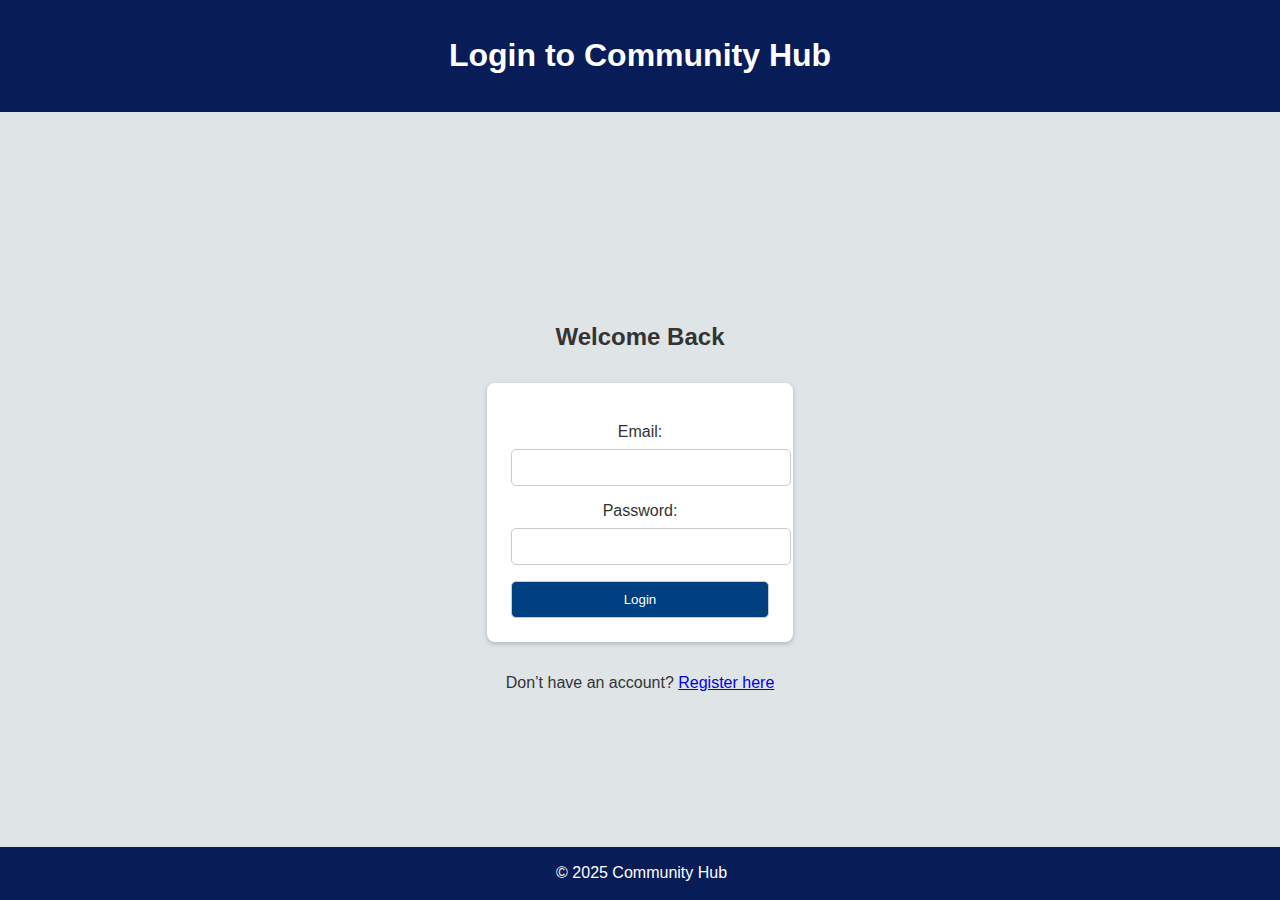
<file: index.html>
<!DOCTYPE html>
<html lang="en">
<head>
  <meta charset="UTF-8">
  <meta name="viewport" content="width=device-width, initial-scale=1.0">
  <title>Community Digital & Career Skills Hub</title>
  <link rel="stylesheet" href="style.css">
  <script>
    document.addEventListener("DOMContentLoaded", function () {
      const isLoggedIn = localStorage.getItem("isLoggedIn");

      // If not logged in, redirect to login page
      if (isLoggedIn !== "true") {
        window.location.href = "user_login.html";
      }

      // Handle logout button
      const logoutBtn = document.getElementById("logoutBtn");
      logoutBtn.addEventListener("click", function () {
        localStorage.removeItem("isLoggedIn");
        alert("You have been logged out.");
        window.location.href = "user_login.html";
      });
    });
  </script>
</head>
<body>
  <header>
    <h1>Community Digital & Career Skills Hub</h1>
    <nav>
      <a href="index.html">Home</a>
      <a href="training.html">Training</a>
      <a href="mentorship.html">Mentorship</a>
      <a href="feedback.html">Feedback</a>
      <button id="logoutBtn" style="margin-left:20px;">Logout</button>
    </nav>
  </header>

  <main>
    <section class="intro">
      <h2>Welcome!</h2>
      <p>
        Our hub empowers youth with digital and career skills to increase employability,
        promote entrepreneurship, and provide mentorship opportunities.
      </p>
    </section>

    <section class="objectives">
      <h2>Objectives</h2>
      <ul>
        <li>Equip youth with relevant digital and career skills.</li>
        <li>Increase employability through training and mentorship.</li>
        <li>Promote entrepreneurship with digital business skills.</li>
        <li>Provide a safe space for continuous learning.</li>
      </ul>
    </section>
  </main>

  <footer>
    <p>&copy; 2025 Community Hub | All rights reserved</p>
  </footer>
</body>
</html>
</file>
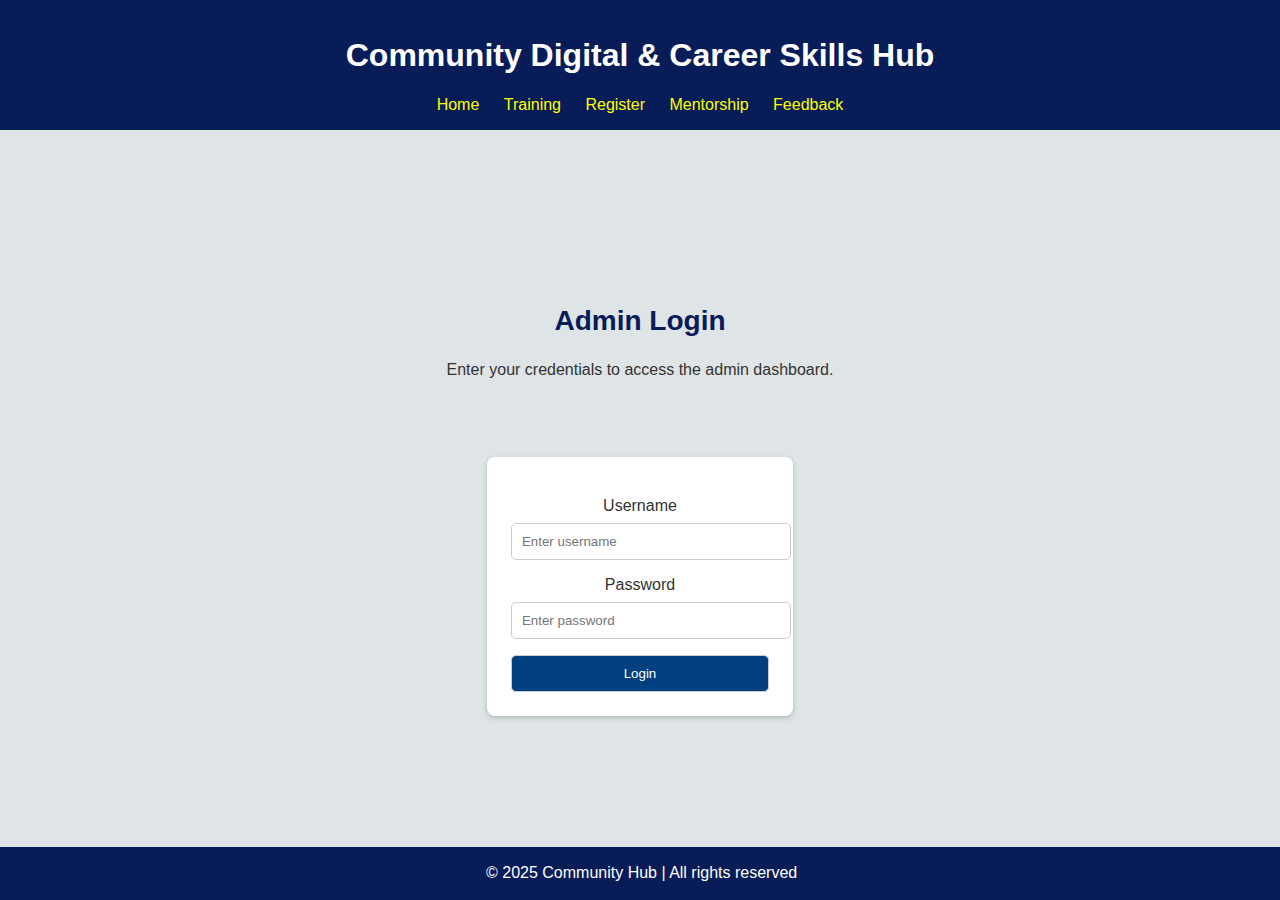
<file: admin.html>
<!DOCTYPE html>
<html lang="en">
<head>
  <meta charset="UTF-8">
  <meta name="viewport" content="width=device-width, initial-scale=1.0">
  <title>Admin Panel - Community Hub</title>
  <link rel="stylesheet" href="style.css">
  <script>
    // Protect admin page: redirect if not logged in
    if (!sessionStorage.getItem("adminLoggedIn")) {
      alert("Please login first!");
      window.location.href = "login.html";
    }
  </script>
</head>
<body class="skyblue"> <!-- Changed body color to sky blue for consistency -->
  <header>
    <h1>Admin Panel - Community Hub</h1>
    <nav>
      <a href="index.html">Home</a>
      <a href="training.html">Training</a>
      <a href="register.html">Register</a>
      <a href="mentorship.html">Mentorship</a>
      <a href="feedback.html">Feedback</a>
      <a href="admin.html">Admin</a>
    </nav>
  </header>

  <main>
    <section class="admin-section">
      <h2>Registered Participants</h2>
      <table id="usersTable">
        <thead>
          <tr>
            <th>#</th>
            <th>Name</th>
            <th>Email</th>
            <th>Course</th>
            <th>Action</th>
          </tr>
        </thead>
        <tbody>
          <!-- Users will be dynamically added here -->
        </tbody>
      </table>
      <button id="clearAll">Clear All Users</button>
      <button id="logout">Logout</button>
    </section>
  </main>

  <footer>
    <p>&copy; 2025 Community Hub | All rights reserved</p>
  </footer>

  <script src="script.js"></script>
  <script>
    // Load registered users
    function loadUsers() {
      const users = JSON.parse(localStorage.getItem('users')) || [];
      const tableBody = document.querySelector('#usersTable tbody');
      tableBody.innerHTML = '';

      users.forEach((user, index) => {
        const row = document.createElement('tr');
        row.innerHTML = `
          <td>${index + 1}</td>
          <td>${user.name}</td>
          <td>${user.email}</td>
          <td>${user.course}</td>
          <td><button onclick="deleteUser(${index})">Delete</button></td>
        `;
        tableBody.appendChild(row);
      });
    }

    // Delete a single user
    function deleteUser(index) {
      const users = JSON.parse(localStorage.getItem('users')) || [];
      users.splice(index, 1);
      localStorage.setItem('users', JSON.stringify(users));
      loadUsers();
    }

    // Clear all users
    document.getElementById('clearAll').addEventListener('click', () => {
      if(confirm('Are you sure you want to delete all users?')) {
        localStorage.removeItem('users');
        loadUsers();
      }
    });

    // Logout admin
    document.getElementById('logout').addEventListener('click', () => {
      sessionStorage.removeItem("adminLoggedIn");
      window.location.href = "login.html";
    });

    // Load users on page load
    window.onload = loadUsers;
  </script>
</body>
</html>
</file>
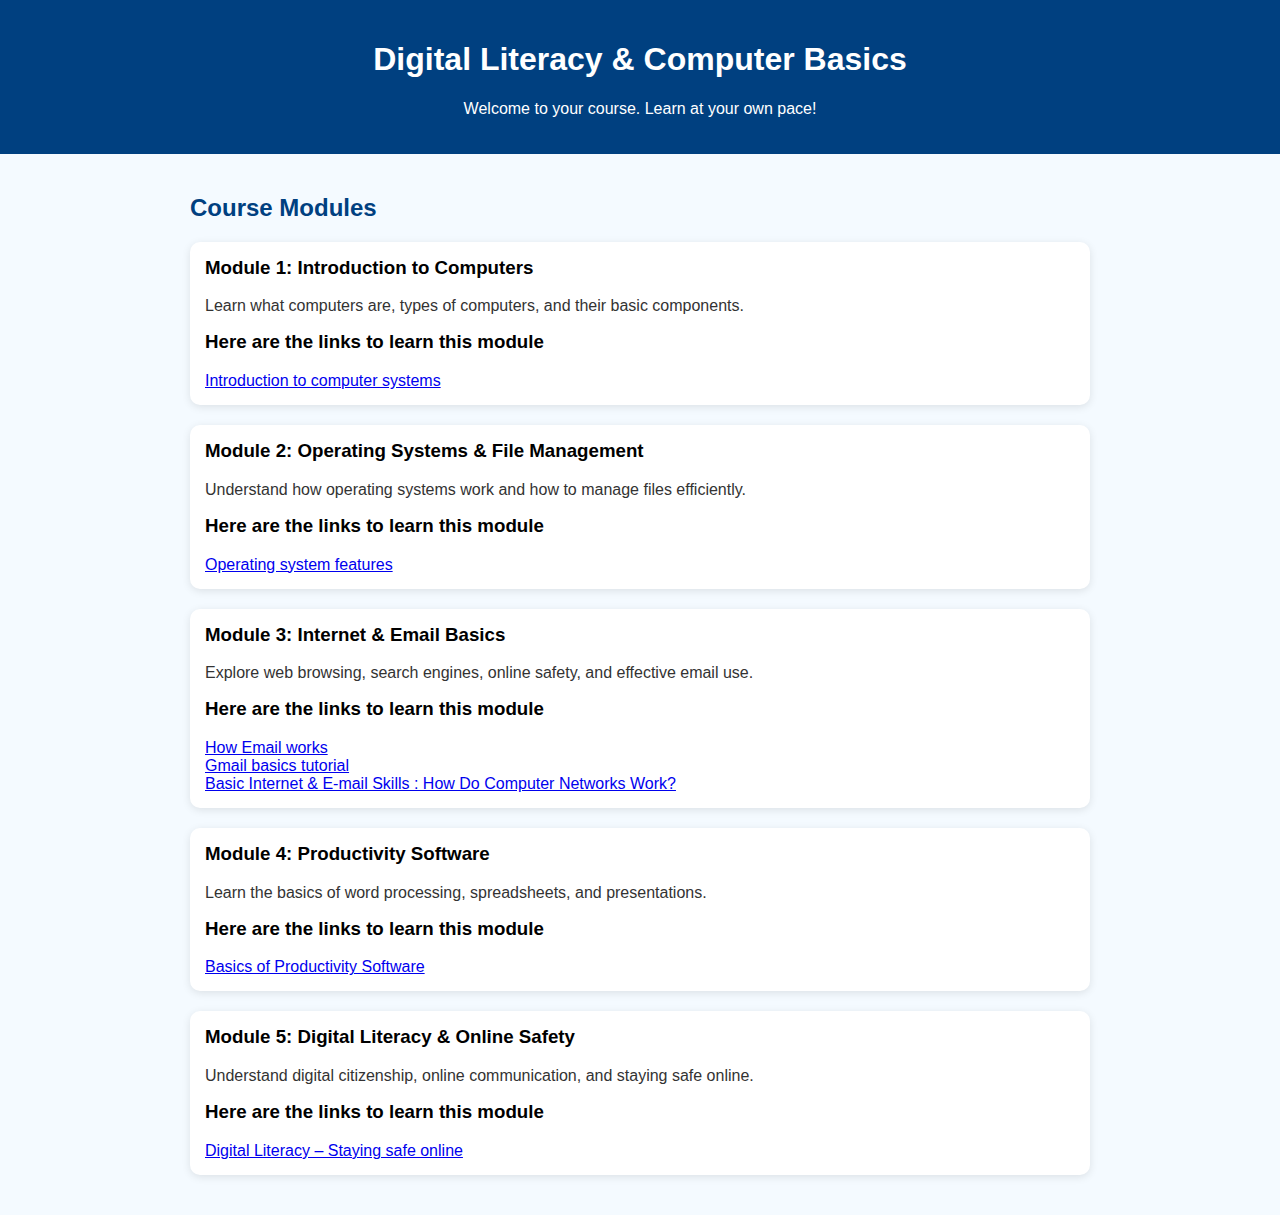
<file: course1.html>
<!DOCTYPE html>
<html lang="en">
<head>
  <meta charset="UTF-8">
  <meta name="viewport" content="width=device-width, initial-scale=1.0">
  <title>Digital Literacy & Computer Basics - Course</title>
  <style>
    body {
      font-family: Arial, sans-serif;
      background-color: #f4faff;
      margin: 0;
      padding: 0;
    }
    header {
      background-color: #004080;
      color: white;
      padding: 20px;
      text-align: center;
    }
    .container {
      padding: 20px;
      max-width: 900px;
      margin: auto;
    }
    h2 {
      color: #004080;
    }
    .module {
      background: white;
      border-radius: 10px;
      padding: 15px;
      margin-bottom: 20px;
      box-shadow: 0 2px 8px rgba(0,0,0,0.1);
    }
    .module h3 {
      margin-top: 0;
    }
    .module p {
      color: #333;
    }
    .btn {
      display: inline-block;
      margin-top: 10px;
      padding: 10px 15px;
      background: #004080;
      color: white;
      border-radius: 6px;
      text-decoration: none;
    }
    .btn:hover {
      background: #0059b3;
    }
  </style>
</head>
<body>

  <header>
    <h1>Digital Literacy & Computer Basics</h1>
    <p>Welcome to your course. Learn at your own pace!</p>
  </header>

  <div class="container">
    <h2>Course Modules</h2>

    <div class="module">
      <h3>Module 1: Introduction to Computers</h3>
      <p>Learn what computers are, types of computers, and their basic components.</p>
      <h3>Here are the links to learn this module</h3>
      <a href="https://www.youtube.com/watch?v=qfUZBKDh9BY&t=10s">Introduction to computer systems</a>
      
     
    </div>

    <div class="module">
      <h3>Module 2: Operating Systems & File Management</h3>
      <p>Understand how operating systems work and how to manage files efficiently.</p>
      <h3>Here are the links to learn this module</h3>
      <a href="https://www.youtube.com/watch?v=x8YAKQcGU7c">Operating system features</a>
      
    </div>

    <div class="module">
      <h3>Module 3: Internet & Email Basics</h3>
      <p>Explore web browsing, search engines, online safety, and effective email use.</p>
      <h3>Here are the links to learn this module</h3>
      <a href="https://www.youtube.com/watch?v=ELioaGg4WOY">How Email works</a>
      <br>
      <a href="https://www.youtube.com/watch?v=gm8jhg8I_Hk">Gmail basics tutorial</a>
      <br>
      <a href="https://www.youtube.com/watch?v=vyQFdFqnqxU">Basic Internet & E-mail Skills : How Do Computer Networks Work?</a>

      
    </div>

    <div class="module">
      <h3>Module 4: Productivity Software</h3>
      <p>Learn the basics of word processing, spreadsheets, and presentations.</p>
      <h3>Here are the links to learn this module</h3>
      <a href="https://www.youtube.com/watch?v=npDZglNMEqo">Basics of Productivity Software</a>
    </div>

    <div class="module">
      <h3>Module 5: Digital Literacy & Online Safety</h3>
      <p>Understand digital citizenship, online communication, and staying safe online.</p>
      <h3>Here are the links to learn this module</h3>
      <a href="https://www.youtube.com/watch?v=EyQeUwqCDWg">Digital Literacy – Staying safe online</a>
    </div>
  </div>

</body>
</html>
</file>
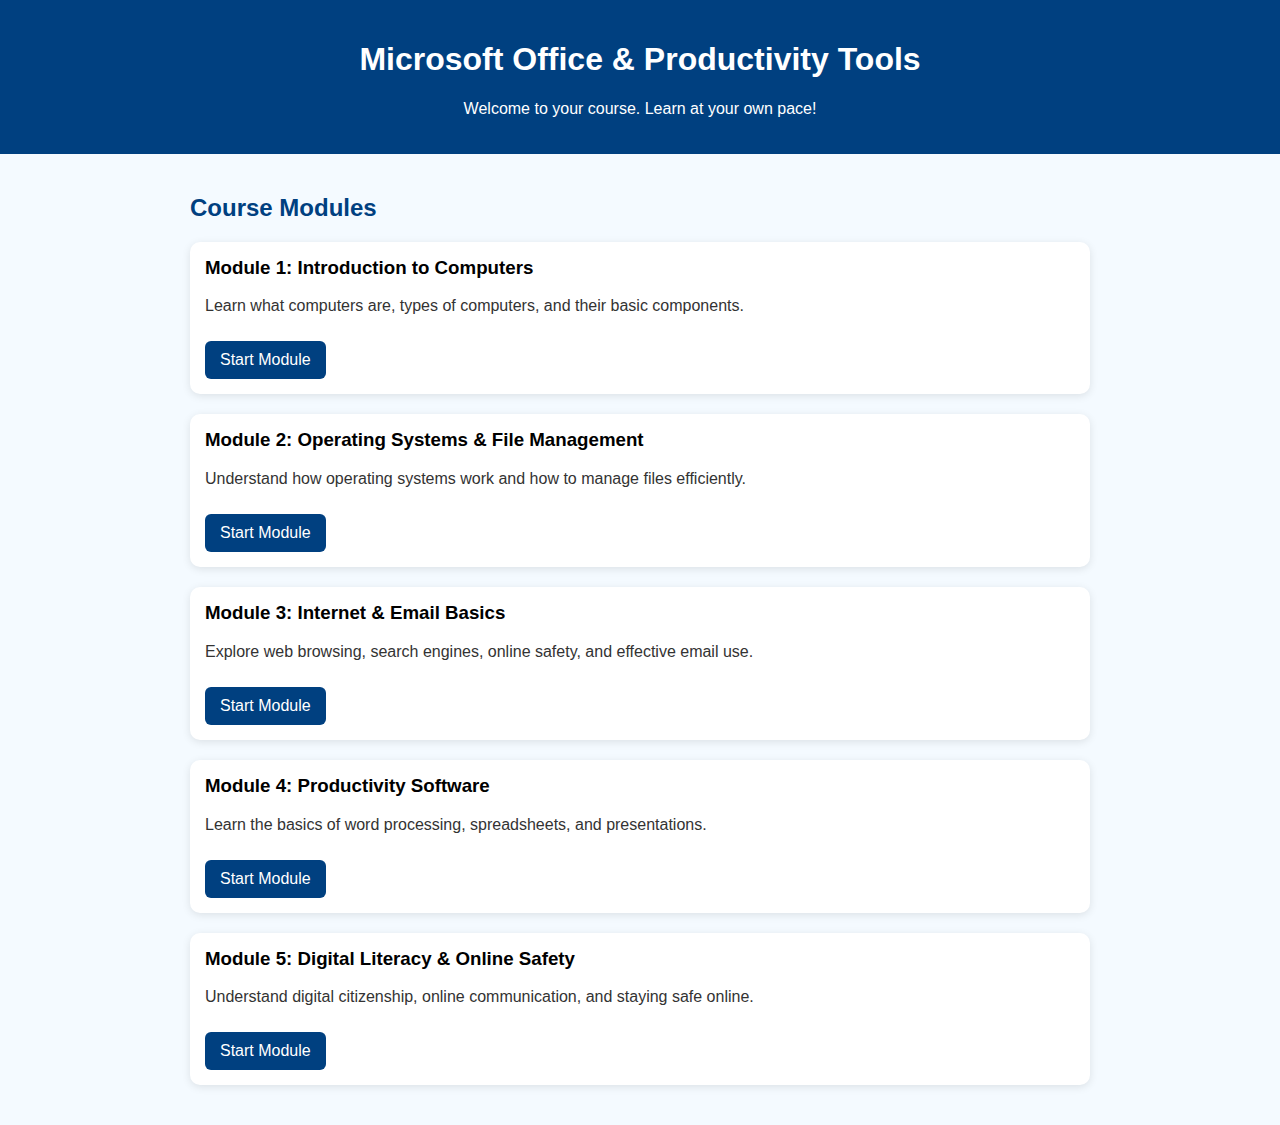
<file: course2.html>
<!DOCTYPE html>
<html lang="en">
<head>
  <meta charset="UTF-8">
  <meta name="viewport" content="width=device-width, initial-scale=1.0">
  <title>Digital Literacy & Computer Basics - Course</title>
  <style>
    body {
      font-family: Arial, sans-serif;
      background-color: #f4faff;
      margin: 0;
      padding: 0;
    }
    header {
      background-color: #004080;
      color: white;
      padding: 20px;
      text-align: center;
    }
    .container {
      padding: 20px;
      max-width: 900px;
      margin: auto;
    }
    h2 {
      color: #004080;
    }
    .module {
      background: white;
      border-radius: 10px;
      padding: 15px;
      margin-bottom: 20px;
      box-shadow: 0 2px 8px rgba(0,0,0,0.1);
    }
    .module h3 {
      margin-top: 0;
    }
    .module p {
      color: #333;
    }
    .btn {
      display: inline-block;
      margin-top: 10px;
      padding: 10px 15px;
      background: #004080;
      color: white;
      border-radius: 6px;
      text-decoration: none;
    }
    .btn:hover {
      background: #0059b3;
    }
  </style>
</head>
<body>

  <header>
    <h1>Microsoft Office & Productivity Tools</h1>
    <p>Welcome to your course. Learn at your own pace!</p>
  </header>

  <div class="container">
    <h2>Course Modules</h2>

    <div class="module">
      <h3>Module 1: Introduction to Computers</h3>
      <p>Learn what computers are, types of computers, and their basic components.</p>
      <a href="#" class="btn">Start Module</a>
    </div>

    <div class="module">
      <h3>Module 2: Operating Systems & File Management</h3>
      <p>Understand how operating systems work and how to manage files efficiently.</p>
      <a href="#" class="btn">Start Module</a>
    </div>

    <div class="module">
      <h3>Module 3: Internet & Email Basics</h3>
      <p>Explore web browsing, search engines, online safety, and effective email use.</p>
      <a href="#" class="btn">Start Module</a>
    </div>

    <div class="module">
      <h3>Module 4: Productivity Software</h3>
      <p>Learn the basics of word processing, spreadsheets, and presentations.</p>
      <a href="#" class="btn">Start Module</a>
    </div>

    <div class="module">
      <h3>Module 5: Digital Literacy & Online Safety</h3>
      <p>Understand digital citizenship, online communication, and staying safe online.</p>
      <a href="#" class="btn">Start Module</a>
    </div>
  </div>

</body>
</html>
</file>
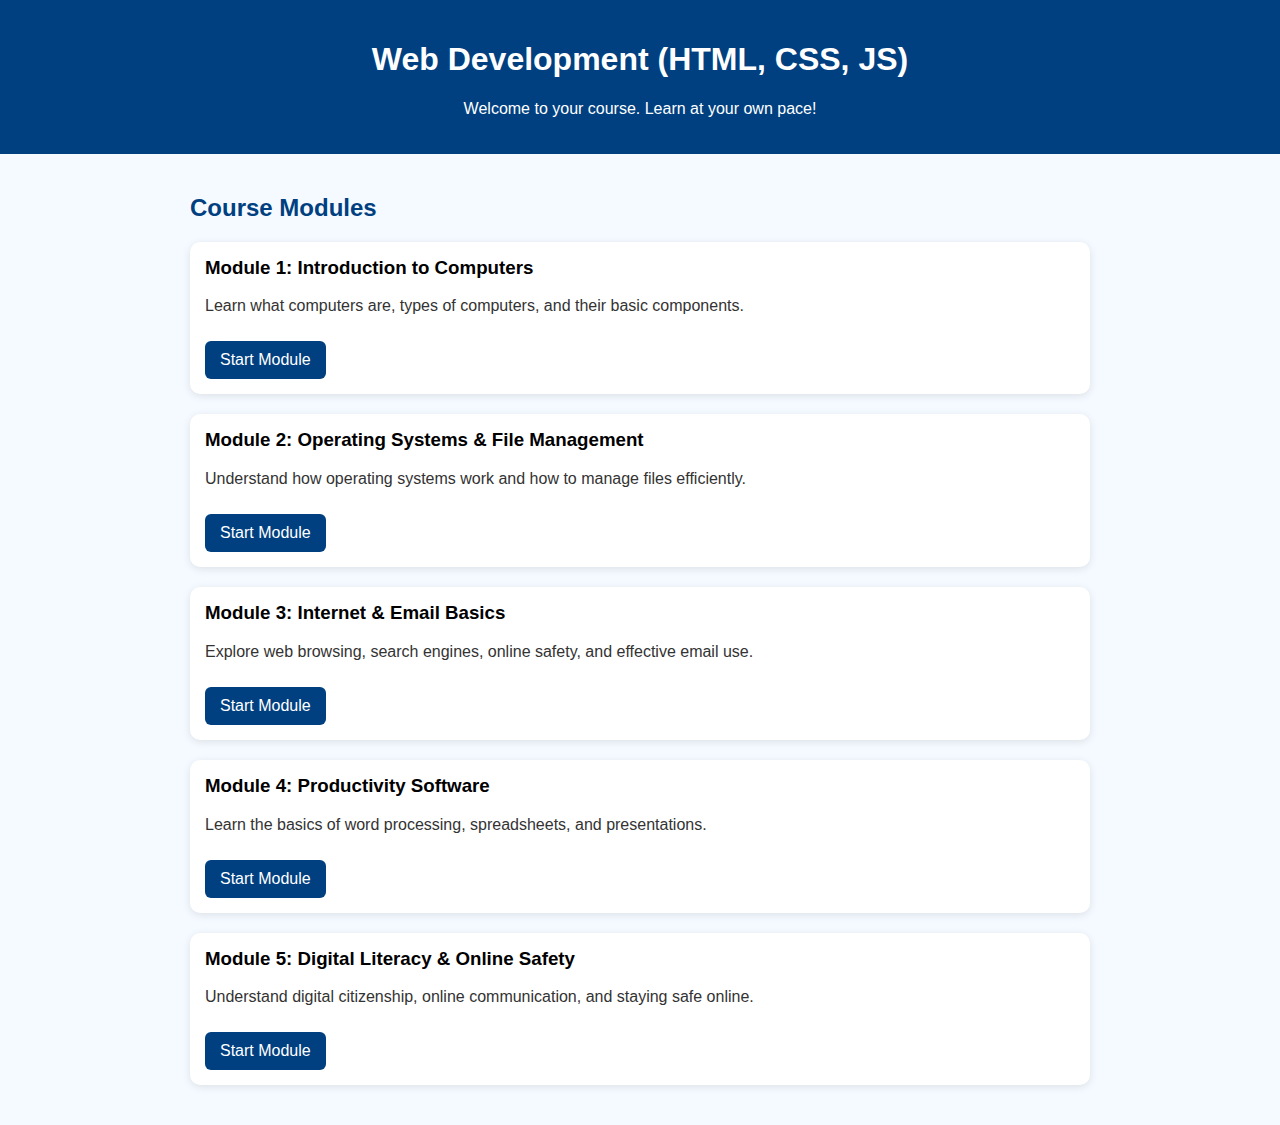
<file: course3.html>
<!DOCTYPE html>
<html lang="en">
<head>
  <meta charset="UTF-8">
  <meta name="viewport" content="width=device-width, initial-scale=1.0">
  <title>Digital Literacy & Computer Basics - Course</title>
  <style>
    body {
      font-family: Arial, sans-serif;
      background-color: #f4faff;
      margin: 0;
      padding: 0;
    }
    header {
      background-color: #004080;
      color: white;
      padding: 20px;
      text-align: center;
    }
    .container {
      padding: 20px;
      max-width: 900px;
      margin: auto;
    }
    h2 {
      color: #004080;
    }
    .module {
      background: white;
      border-radius: 10px;
      padding: 15px;
      margin-bottom: 20px;
      box-shadow: 0 2px 8px rgba(0,0,0,0.1);
    }
    .module h3 {
      margin-top: 0;
    }
    .module p {
      color: #333;
    }
    .btn {
      display: inline-block;
      margin-top: 10px;
      padding: 10px 15px;
      background: #004080;
      color: white;
      border-radius: 6px;
      text-decoration: none;
    }
    .btn:hover {
      background: #0059b3;
    }
  </style>
</head>
<body>

  <header>
    <h1>Web Development (HTML, CSS, JS)</h1>
    <p>Welcome to your course. Learn at your own pace!</p>
  </header>

  <div class="container">
    <h2>Course Modules</h2>

    <div class="module">
      <h3>Module 1: Introduction to Computers</h3>
      <p>Learn what computers are, types of computers, and their basic components.</p>
      <a href="#" class="btn">Start Module</a>
    </div>

    <div class="module">
      <h3>Module 2: Operating Systems & File Management</h3>
      <p>Understand how operating systems work and how to manage files efficiently.</p>
      <a href="#" class="btn">Start Module</a>
    </div>

    <div class="module">
      <h3>Module 3: Internet & Email Basics</h3>
      <p>Explore web browsing, search engines, online safety, and effective email use.</p>
      <a href="#" class="btn">Start Module</a>
    </div>

    <div class="module">
      <h3>Module 4: Productivity Software</h3>
      <p>Learn the basics of word processing, spreadsheets, and presentations.</p>
      <a href="#" class="btn">Start Module</a>
    </div>

    <div class="module">
      <h3>Module 5: Digital Literacy & Online Safety</h3>
      <p>Understand digital citizenship, online communication, and staying safe online.</p>
      <a href="#" class="btn">Start Module</a>
    </div>
  </div>

</body>
</html>
</file>
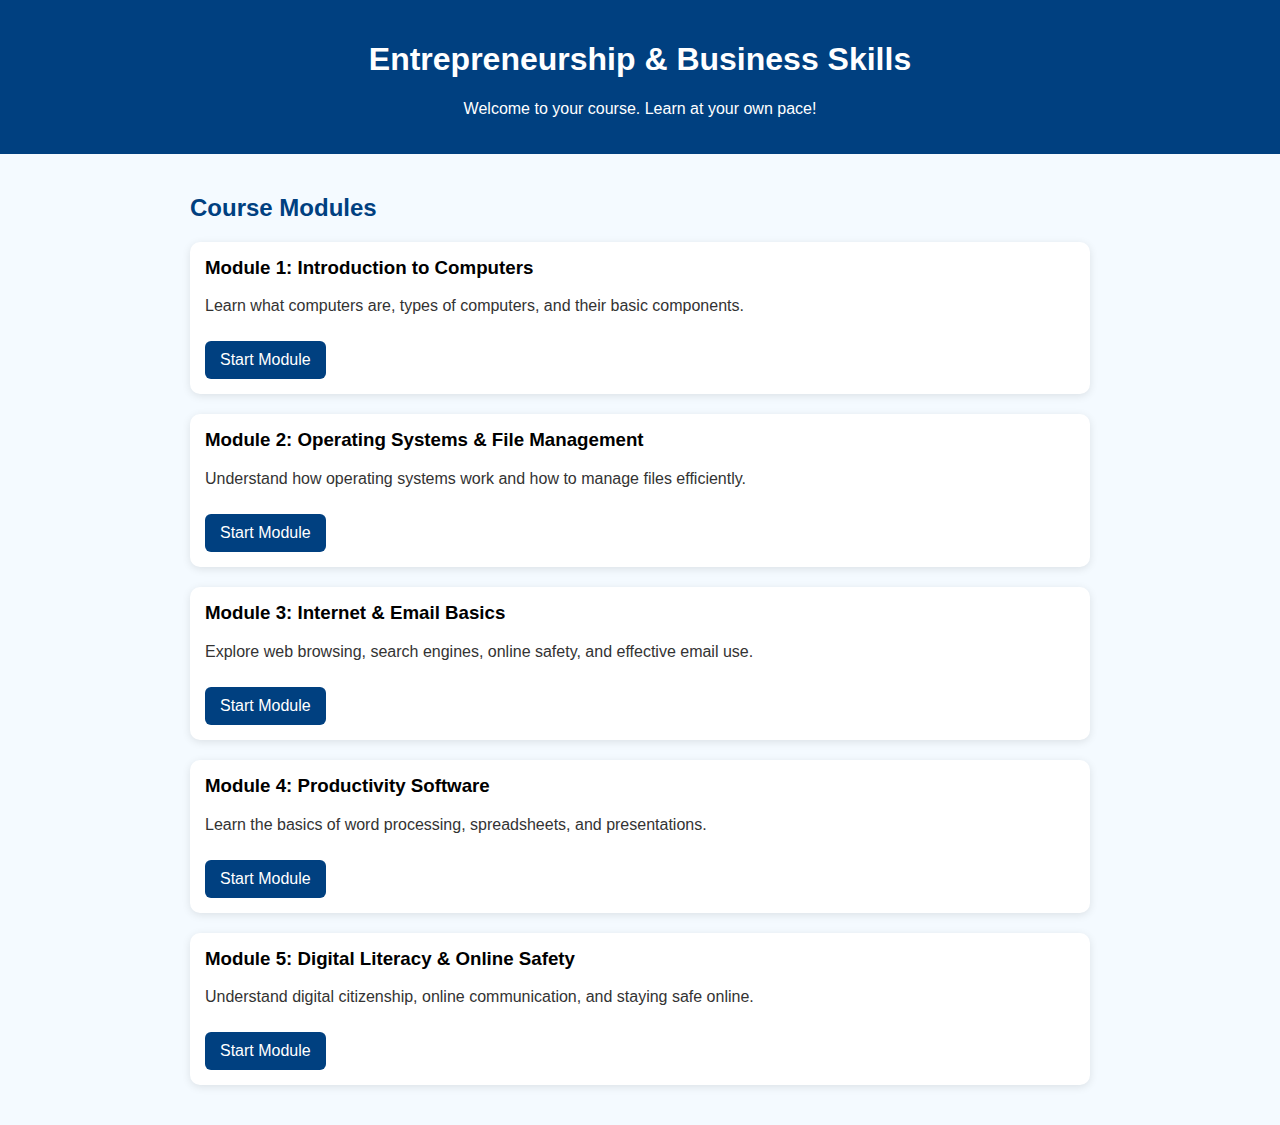
<file: course4.html>
<!DOCTYPE html>
<html lang="en">
<head>
  <meta charset="UTF-8">
  <meta name="viewport" content="width=device-width, initial-scale=1.0">
  <title>Digital Literacy & Computer Basics - Course</title>
  <style>
    body {
      font-family: Arial, sans-serif;
      background-color: #f4faff;
      margin: 0;
      padding: 0;
    }
    header {
      background-color: #004080;
      color: white;
      padding: 20px;
      text-align: center;
    }
    .container {
      padding: 20px;
      max-width: 900px;
      margin: auto;
    }
    h2 {
      color: #004080;
    }
    .module {
      background: white;
      border-radius: 10px;
      padding: 15px;
      margin-bottom: 20px;
      box-shadow: 0 2px 8px rgba(0,0,0,0.1);
    }
    .module h3 {
      margin-top: 0;
    }
    .module p {
      color: #333;
    }
    .btn {
      display: inline-block;
      margin-top: 10px;
      padding: 10px 15px;
      background: #004080;
      color: white;
      border-radius: 6px;
      text-decoration: none;
    }
    .btn:hover {
      background: #0059b3;
    }
  </style>
</head>
<body>

  <header>
    <h1>Entrepreneurship & Business Skills</h1>
    <p>Welcome to your course. Learn at your own pace!</p>
  </header>

  <div class="container">
    <h2>Course Modules</h2>

    <div class="module">
      <h3>Module 1: Introduction to Computers</h3>
      <p>Learn what computers are, types of computers, and their basic components.</p>
      <a href="#" class="btn">Start Module</a>
    </div>

    <div class="module">
      <h3>Module 2: Operating Systems & File Management</h3>
      <p>Understand how operating systems work and how to manage files efficiently.</p>
      <a href="#" class="btn">Start Module</a>
    </div>

    <div class="module">
      <h3>Module 3: Internet & Email Basics</h3>
      <p>Explore web browsing, search engines, online safety, and effective email use.</p>
      <a href="#" class="btn">Start Module</a>
    </div>

    <div class="module">
      <h3>Module 4: Productivity Software</h3>
      <p>Learn the basics of word processing, spreadsheets, and presentations.</p>
      <a href="#" class="btn">Start Module</a>
    </div>

    <div class="module">
      <h3>Module 5: Digital Literacy & Online Safety</h3>
      <p>Understand digital citizenship, online communication, and staying safe online.</p>
      <a href="#" class="btn">Start Module</a>
    </div>
  </div>

</body>
</html>
</file>
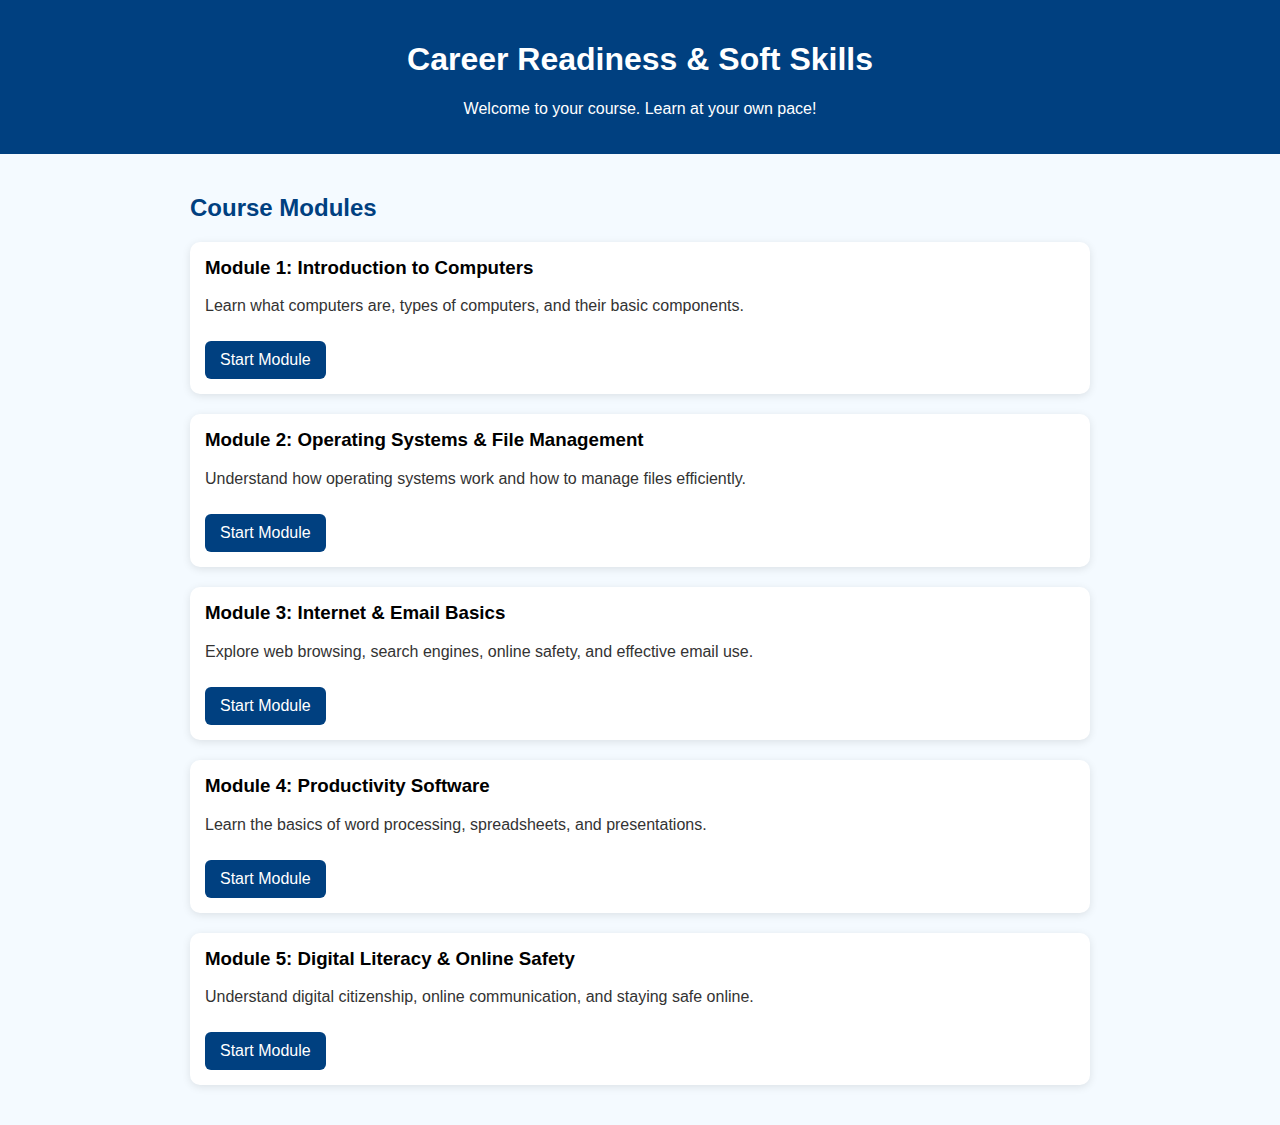
<file: course5.html>
<!DOCTYPE html>
<html lang="en">
<head>
  <meta charset="UTF-8">
  <meta name="viewport" content="width=device-width, initial-scale=1.0">
  <title>Digital Literacy & Computer Basics - Course</title>
  <style>
    body {
      font-family: Arial, sans-serif;
      background-color: #f4faff;
      margin: 0;
      padding: 0;
    }
    header {
      background-color: #004080;
      color: white;
      padding: 20px;
      text-align: center;
    }
    .container {
      padding: 20px;
      max-width: 900px;
      margin: auto;
    }
    h2 {
      color: #004080;
    }
    .module {
      background: white;
      border-radius: 10px;
      padding: 15px;
      margin-bottom: 20px;
      box-shadow: 0 2px 8px rgba(0,0,0,0.1);
    }
    .module h3 {
      margin-top: 0;
    }
    .module p {
      color: #333;
    }
    .btn {
      display: inline-block;
      margin-top: 10px;
      padding: 10px 15px;
      background: #004080;
      color: white;
      border-radius: 6px;
      text-decoration: none;
    }
    .btn:hover {
      background: #0059b3;
    }
  </style>
</head>
<body>

  <header>
    <h1>Career Readiness & Soft Skills</h1>
    <p>Welcome to your course. Learn at your own pace!</p>
  </header>

  <div class="container">
    <h2>Course Modules</h2>

    <div class="module">
      <h3>Module 1: Introduction to Computers</h3>
      <p>Learn what computers are, types of computers, and their basic components.</p>
      <a href="#" class="btn">Start Module</a>
    </div>

    <div class="module">
      <h3>Module 2: Operating Systems & File Management</h3>
      <p>Understand how operating systems work and how to manage files efficiently.</p>
      <a href="#" class="btn">Start Module</a>
    </div>

    <div class="module">
      <h3>Module 3: Internet & Email Basics</h3>
      <p>Explore web browsing, search engines, online safety, and effective email use.</p>
      <a href="#" class="btn">Start Module</a>
    </div>

    <div class="module">
      <h3>Module 4: Productivity Software</h3>
      <p>Learn the basics of word processing, spreadsheets, and presentations.</p>
      <a href="#" class="btn">Start Module</a>
    </div>

    <div class="module">
      <h3>Module 5: Digital Literacy & Online Safety</h3>
      <p>Understand digital citizenship, online communication, and staying safe online.</p>
      <a href="#" class="btn">Start Module</a>
    </div>
  </div>

</body>
</html>
</file>
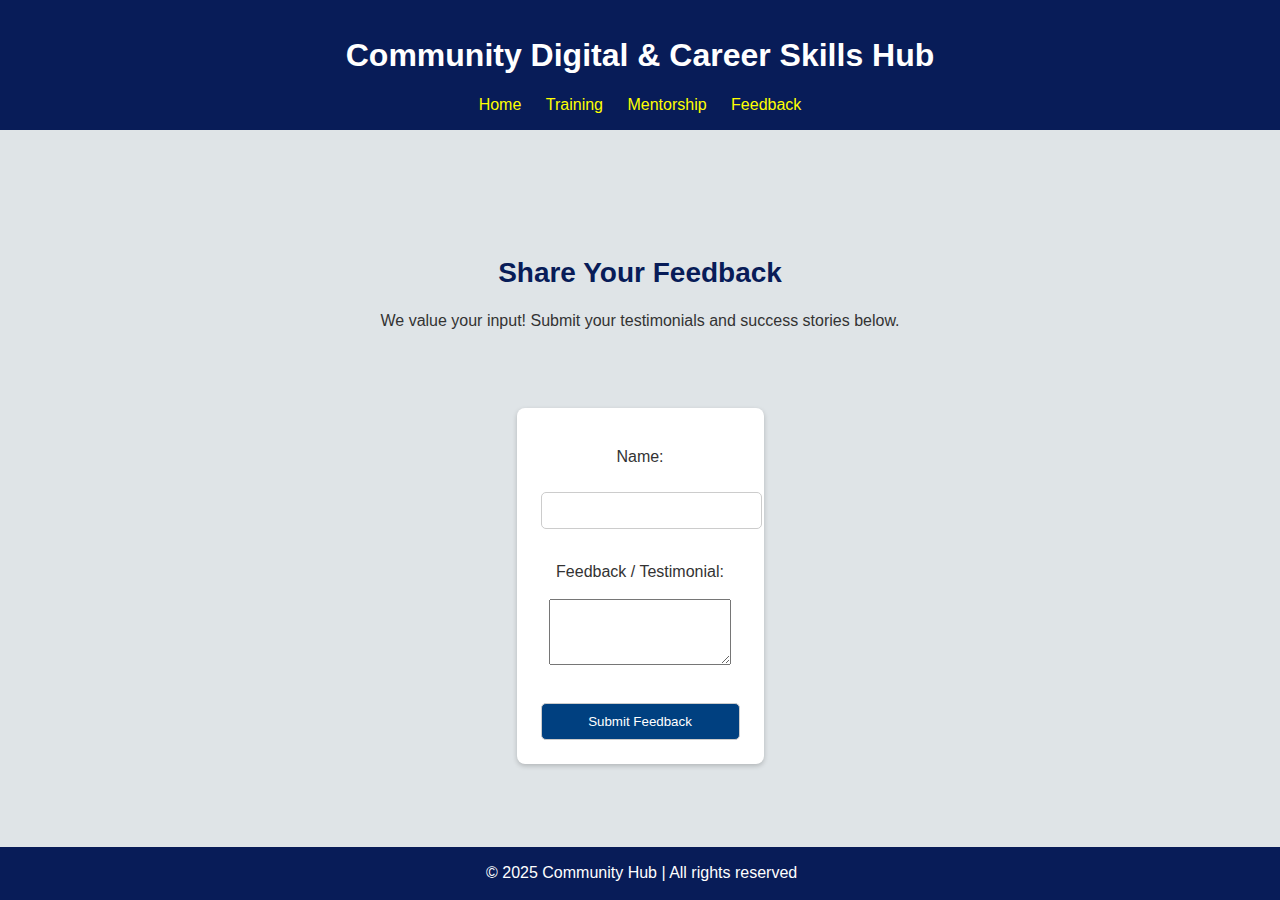
<file: feedback.html>
<!DOCTYPE html>
<html lang="en">
<head>
  <meta charset="UTF-8">
  <meta name="viewport" content="width=device-width, initial-scale=1.0">
  <title>Feedback - Community Hub</title>
  <link rel="stylesheet" href="style.css">
</head>
<body>
  <header>
    <h1>Community Digital & Career Skills Hub</h1>
    <nav>
      <a href="index.html">Home</a>
      <a href="training.html">Training</a>
      <a href="mentorship.html">Mentorship</a>
      <a href="feedback.html">Feedback</a>
    </nav>
  </header>

  <main>
    <section class="intro">
      <h2>Share Your Feedback</h2>
      <p>We value your input! Submit your testimonials and success stories below.</p>
    </section>

    <section class="form-section">
      <form id="feedbackForm">
        <label for="name">Name:</label><br>
        <input type="text" id="name" name="name" required><br><br>

        <label for="message">Feedback / Testimonial:</label><br>
        <textarea id="message" name="message" rows="4" required></textarea><br><br>

        <button type="submit">Submit Feedback</button>
      </form>
    </section>
  </main>

  <footer>
    <p>&copy; 2025 Community Hub | All rights reserved</p>
  </footer>
  <script src="script.js"></script>
</body>
</html>
</file>
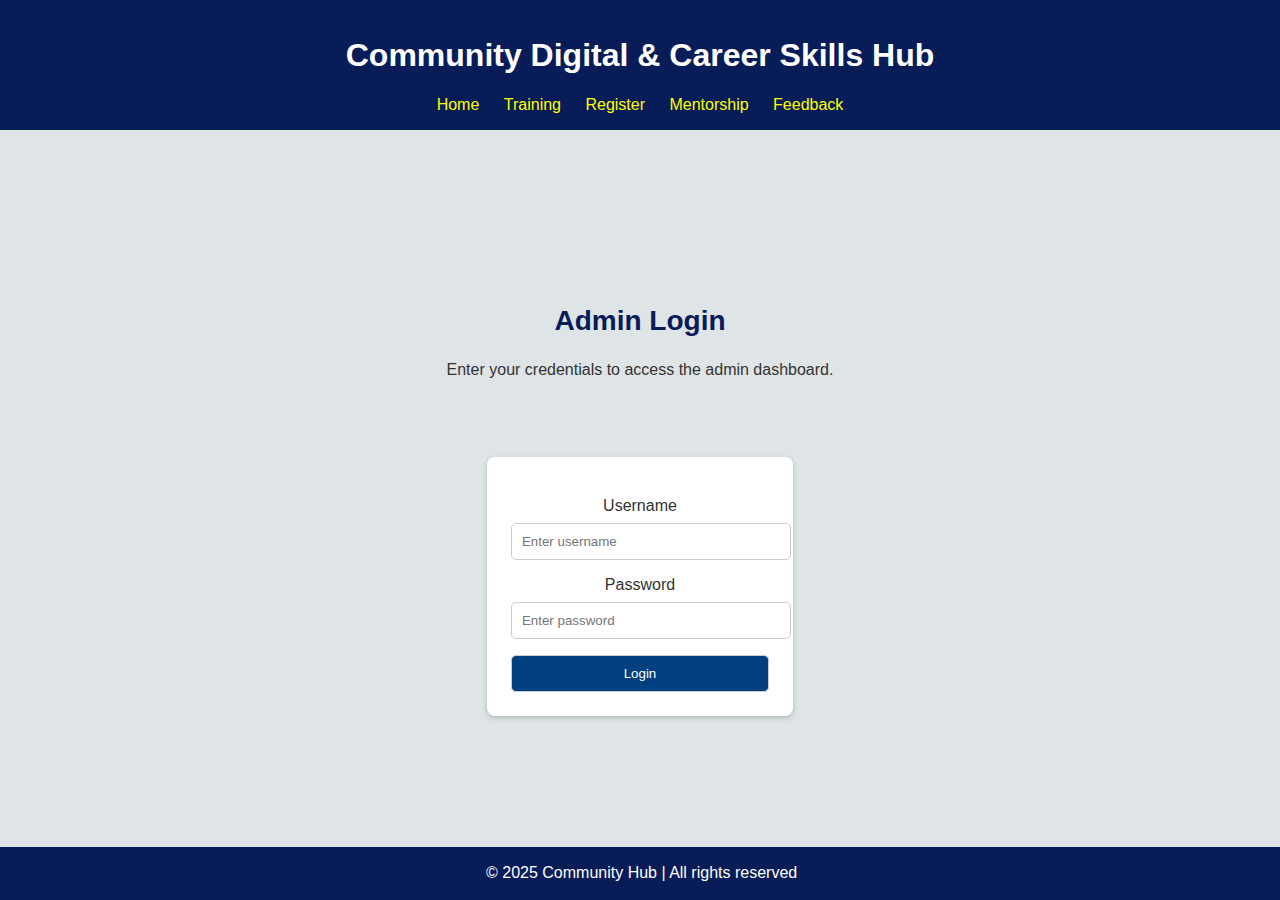
<file: login.html>
<!DOCTYPE html>
<html lang="en">
<head>
  <meta charset="UTF-8">
  <meta name="viewport" content="width=device-width, initial-scale=1.0">
  <title>Admin Login - Community Hub</title>
  <link rel="stylesheet" href="style.css">
</head>
<body class="pink">
  <header>
    <h1>Community Digital & Career Skills Hub</h1>
    <nav>
      <a href="index.html">Home</a>
      <a href="training.html">Training</a>
      <a href="register.html">Register</a>
      <a href="mentorship.html">Mentorship</a>
      <a href="feedback.html">Feedback</a>
    </nav>
  </header>

  <main>
    <section class="intro">
      <h2>Admin Login</h2>
      <p>Enter your credentials to access the admin dashboard.</p>
    </section>

    <section class="form-section">
      <form id="loginForm">
        <label for="username">Username</label>
        <input type="text" id="username" placeholder="Enter username" required>

        <label for="password">Password</label>
        <input type="password" id="password" placeholder="Enter password" required>

        <button type="submit">Login</button>
      </form>
    </section>
  </main>

  <footer>
    <p>&copy; 2025 Community Hub | All rights reserved</p>
  </footer>

  <script>
    const loginForm = document.getElementById('loginForm');

    // Preset admin credentials
    const ADMIN_USERNAME = "admin";
    const ADMIN_PASSWORD = "12345";

    loginForm.addEventListener('submit', function(e) {
      e.preventDefault(); // Prevent page refresh

      const username = document.getElementById('username').value;
      const password = document.getElementById('password').value;

      if(username === ADMIN_USERNAME && password === ADMIN_PASSWORD) {
        // Set sessionStorage to allow access to admin page
        sessionStorage.setItem("adminLoggedIn", "true");

        alert("Login successful!");
        window.location.href = "admin.html"; // Redirect after login
      } else {
        alert("Invalid username or password.");
        loginForm.reset();
      }
    });
  </script>
</body>
</html>
</file>
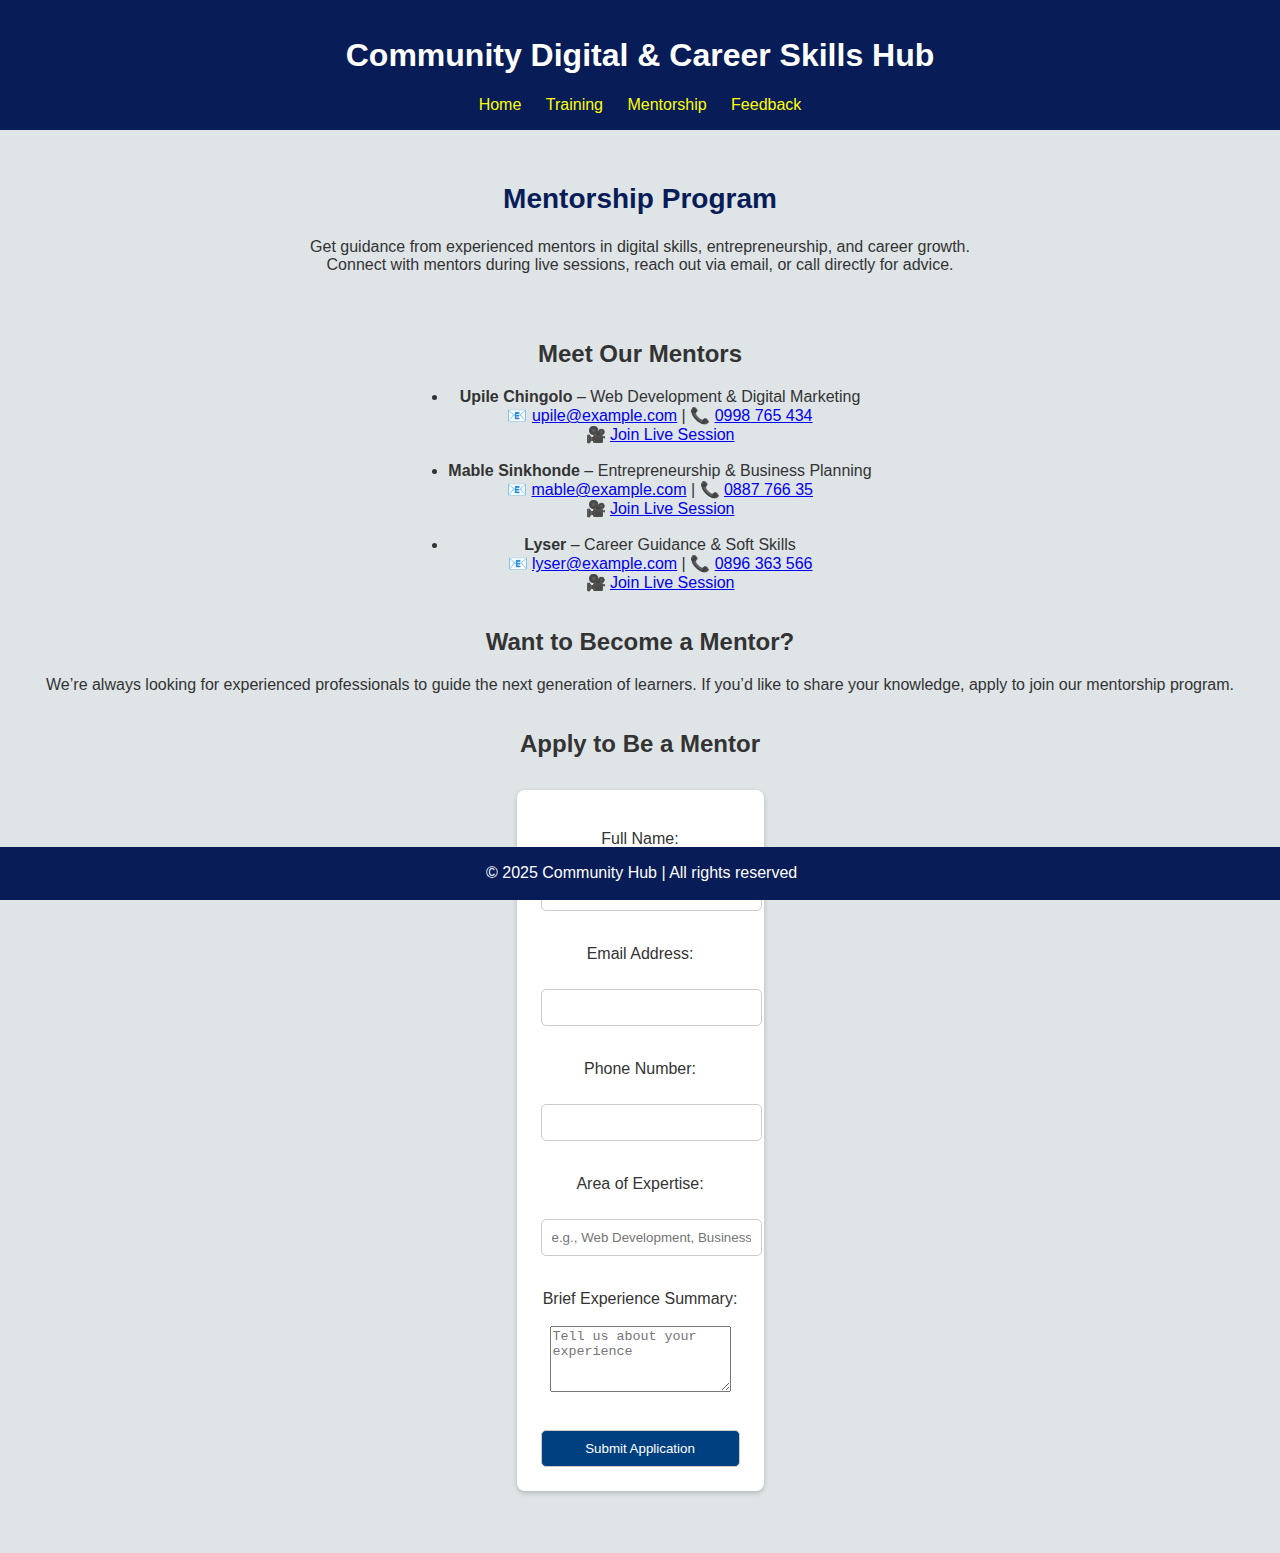
<file: mentorship.html>
<!DOCTYPE html>
<html lang="en">
<head>
  <meta charset="UTF-8">
  <meta name="viewport" content="width=device-width, initial-scale=1.0">
  <title>Mentorship - Community Hub</title>
  <link rel="stylesheet" href="style.css">
</head>
<body>
  <header>
    <h1>Community Digital & Career Skills Hub</h1>
    <nav>
      <a href="index.html">Home</a>
      <a href="training.html">Training</a>
      <a href="mentorship.html" class="active">Mentorship</a>
      <a href="feedback.html">Feedback</a>
    </nav>
  </header>

  <main>
    <section class="intro">
      <h2>Mentorship Program</h2>
      <p>Get guidance from experienced mentors in digital skills, entrepreneurship, and career growth. 
      Connect with mentors during live sessions, reach out via email, or call directly for advice.</p>
    </section>

    <section class="mentors">
      <h2>Meet Our Mentors</h2>
      <ul>
        <li>
          <strong>Upile Chingolo</strong> – Web Development & Digital Marketing <br>
          📧 <a href="mailto:upile@example.com">upile@example.com</a> | 
          📞 <a href="tel:+265998765434">0998 765 434</a> <br>
          🎥 <a href="https://meet.google.com/example-upile" target="_blank">Join Live Session</a>
        </li><br>

        <li>
          <strong>Mable Sinkhonde</strong> – Entrepreneurship & Business Planning <br>
          📧 <a href="mailto:mable@example.com">mable@example.com</a> | 
          📞 <a href="tel:+26588776635">0887 766 35</a> <br>
          🎥 <a href="https://meet.google.com/example-mable" target="_blank">Join Live Session</a>
        </li><br>

        <li>
          <strong>Lyser</strong> – Career Guidance & Soft Skills <br>
          📧 <a href="mailto:lyser@example.com">lyser@example.com</a> | 
          📞 <a href="tel:+265896363566">0896 363 566</a> <br>
          🎥 <a href="https://meet.google.com/example-lyser" target="_blank">Join Live Session</a>
        </li>
      </ul>
    </section>

    <section class="become-mentor">
      <h2>Want to Become a Mentor?</h2>
      <p>We’re always looking for experienced professionals to guide the next generation of learners. 
      If you’d like to share your knowledge, apply to join our mentorship program.</p>
    </section>

    <!-- Mentor Application Form -->
    <section class="mentor-form">
      <h2>Apply to Be a Mentor</h2>
      <form action="submit-mentor.php" method="POST">
        <label for="fullname">Full Name:</label><br>
        <input type="text" id="fullname" name="fullname" required><br><br>

        <label for="email">Email Address:</label><br>
        <input type="email" id="email" name="email" required><br><br>

        <label for="phone">Phone Number:</label><br>
        <input type="tel" id="phone" name="phone" required><br><br>

        <label for="expertise">Area of Expertise:</label><br>
        <input type="text" id="expertise" name="expertise" placeholder="e.g., Web Development, Business Planning" required><br><br>

        <label for="experience">Brief Experience Summary:</label><br>
        <textarea id="experience" name="experience" rows="4" placeholder="Tell us about your experience" required></textarea><br><br>

        <button type="submit">Submit Application</button>
      </form>
    </section>
  </main>

  <footer>
    <p>&copy; 2025 Community Hub | All rights reserved</p>
  </footer>
</body>
</html>
</file>
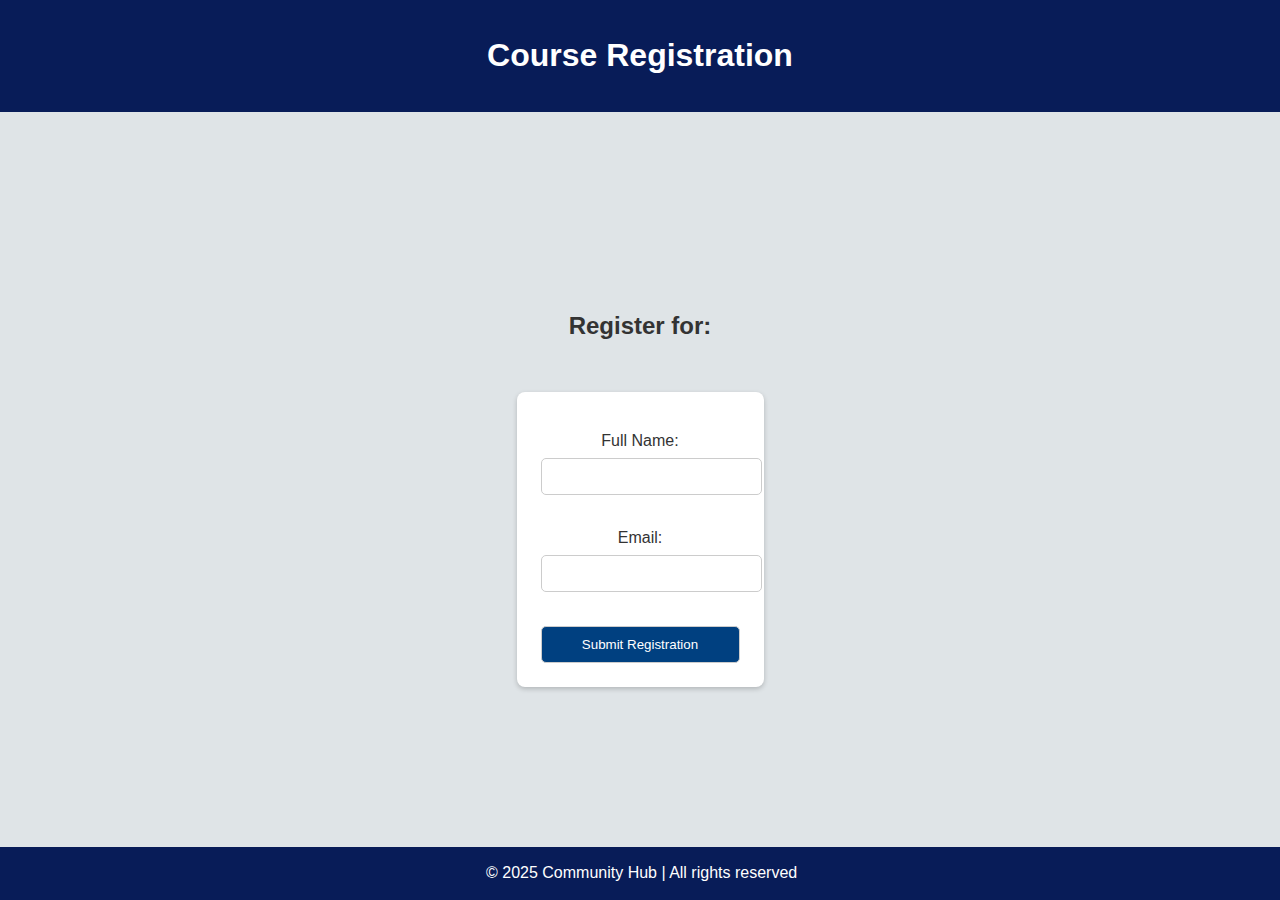
<file: register.html>
<!DOCTYPE html>
<html lang="en">
<head>
  <meta charset="UTF-8">
  <meta name="viewport" content="width=device-width, initial-scale=1.0">
  <title>Register for Course</title>
  <link rel="stylesheet" href="style.css">
</head>
<body>
  <header>
    <h1>Course Registration</h1>
  </header>

  <main>
    <h2>Register for: <span id="courseName"></span></h2>

    <form id="registerForm">
      <label for="name">Full Name:</label>
      <input type="text" id="name" required><br><br>

      <label for="email">Email:</label>
      <input type="email" id="email" required><br><br>

      <button type="submit">Submit Registration</button>
    </form>
  </main>

  <footer>
    <p>&copy; 2025 Community Hub | All rights reserved</p>
  </footer>

  <script>
    const urlParams = new URLSearchParams(window.location.search);
    const courseName = urlParams.get("course");
    const coursePage = urlParams.get("page");

    // Show course name
    document.getElementById("courseName").textContent = courseName;

    // Handle form submission
    document.getElementById("registerForm").addEventListener("submit", function(event) {
      event.preventDefault();

      // (Optional) Save registration data (here we just log it)
      const name = document.getElementById("name").value;
      const email = document.getElementById("email").value;
      console.log("Registered:", { name, email, courseName });

      // Redirect to actual course page
      window.location.href = `${coursePage}?course=${encodeURIComponent(courseName)}`;
    });
  </script>
</body>
</html>
</file>
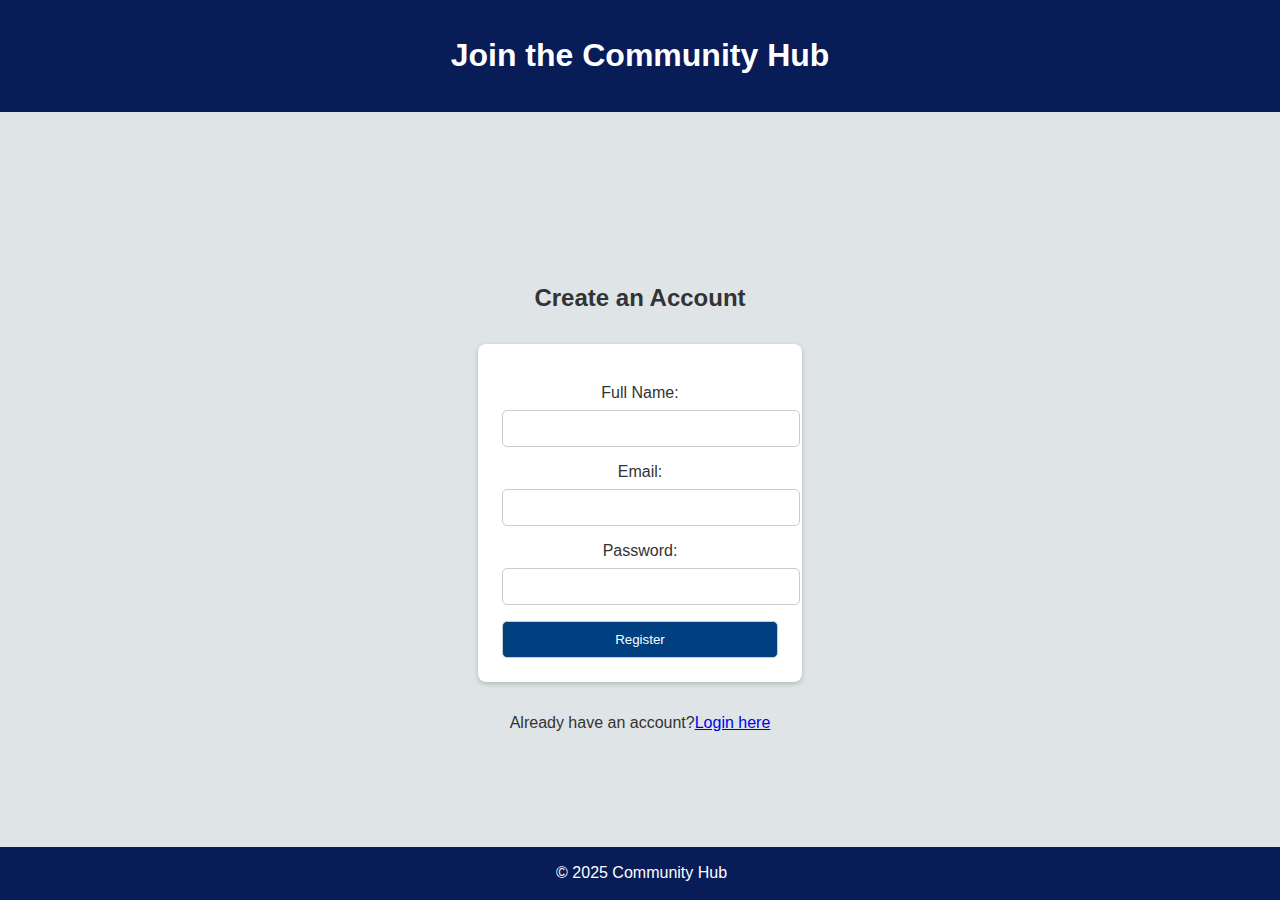
<file: register2.html>
<!DOCTYPE html>
<html lang="en">
<head>
  <meta charset="UTF-8">
  <title>User Registration - Community Hub</title>
  <link rel="stylesheet" href="style.css">
  <script>
    document.addEventListener("DOMContentLoaded", function () {
      const form = document.getElementById("userRegisterForm");

      form.addEventListener("submit", function (e) {
        e.preventDefault();

        // Capture values
        const name = document.getElementById("regName").value;
        const email = document.getElementById("regEmail").value;
        const password = document.getElementById("regPassword").value;

        // Save user to localStorage (simulate database)
        const user = { name, email, password };
        localStorage.setItem("communityHubUser", JSON.stringify(user));

        alert("Registration successful! Please login to continue.");

        // Redirect to login page
        window.location.href = "user_login.html";
      });
    });
  </script>
</head>
<body class="blue">
  <header>
    <h1>Join the Community Hub</h1>
  </header>

  <main>
    <section>
      <h2>Create an Account</h2>
      <form id="userRegisterForm">
        <label for="regName">Full Name:</label>
        <input type="text" id="regName" required>

        <label for="regEmail">Email:</label>
        <input type="email" id="regEmail" required>

        <label for="regPassword">Password:</label>
        <input type="password" id="regPassword" required minlength="6">

        <button type="submit">Register</button>
      </form>
      <p>Already have an account?<a href="user_login.html">Login here</a></p>
    </section>
  </main>

  <footer>
    <p>&copy; 2025 Community Hub</p>
  </footer>
</body>
</html>
</file>
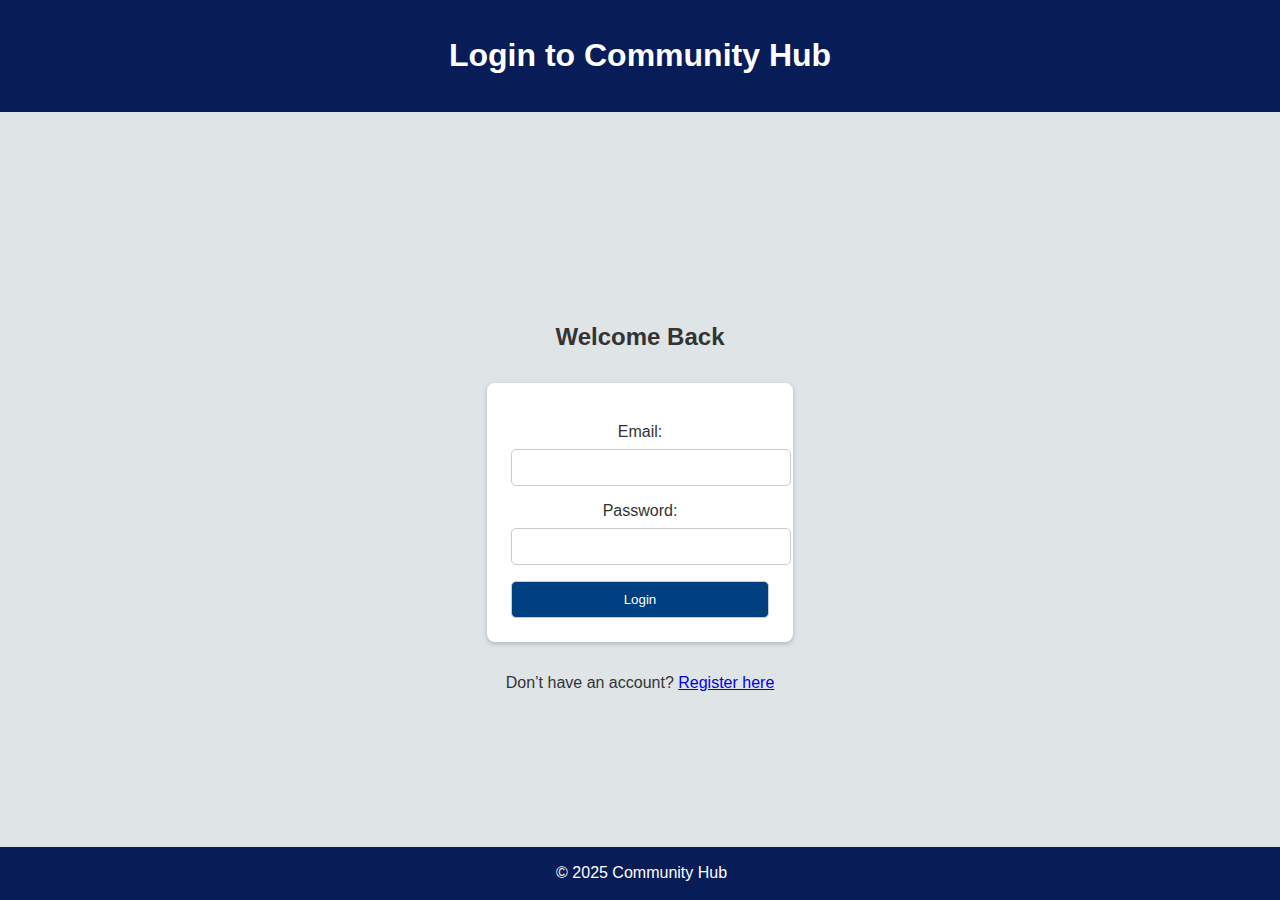
<file: user_login.html>
<!DOCTYPE html>
<html lang="en">
<head>
  <meta charset="UTF-8">
  <title>User Login - Community Hub</title>
  <link rel="stylesheet" href="style.css">
  <script>
    document.addEventListener("DOMContentLoaded", function () {
      const form = document.getElementById("userLoginForm");

      form.addEventListener("submit", function (e) {
        e.preventDefault();

        // Get stored user from localStorage
        const storedUser = JSON.parse(localStorage.getItem("communityHubUser"));
        const email = document.getElementById("loginEmail").value;
        const password = document.getElementById("loginPassword").value;

        if (storedUser && storedUser.email === email && storedUser.password === password) {
          alert("Login successful! Redirecting to Home...");
          
          // Save session flag
          localStorage.setItem("isLoggedIn", "true");

          // Redirect to index page
          window.location.href = "index.html";
        } else {
          alert("Invalid email or password. Please try again.");
        }
      });
    });
  </script>
</head>
<body class="blue">
  <header>
    <h1>Login to Community Hub</h1>
  </header>

  <main>
    <section>
      <h2>Welcome Back</h2>
      <form id="userLoginForm">
        <label for="loginEmail">Email:</label>
        <input type="email" id="loginEmail" required>

        <label for="loginPassword">Password:</label>
        <input type="password" id="loginPassword" required minlength="6">

        <button type="submit">Login</button>
      </form>
      <p>Don’t have an account? <a href="register2.html">Register here</a></p>
    </section>
  </main>

  <footer>
    <p>&copy; 2025 Community Hub</p>
  </footer>
</body>
</html>
</file>
<file: style.css>
/* ------------------ General Styles ------------------ */
body {
  font-family: Arial, sans-serif;
  margin: 0;
  min-height: 100vh;
  display: flex; 
  flex-direction: column;
  color: #333;
  background-color: #dfe4e7; /* Light blue background */
}

/* Page background variations */
/*body.green {
  background-color: #e6f9e6;
}

body.blue {
  background-color: #e6f0ff;
}

body.pink {
  background-color: #ffe6f0; 
}*/

/* Center main content sections */
main {
  flex: 1;
  display: flex;
  flex-direction: column;
  align-items: center;
  justify-content: center;
  padding: 30px;
  text-align: center;
}

/* Intro section */
.intro {
  max-width: 700px;
  margin-bottom: 30px;
}

.intro h2 {
  font-size: 28px;
  color: #081c58;
}

/* Objectives section */
.objectives {
  max-width: 700px;
}

.objectives h2 {
  font-size: 24px;
  margin-bottom: 15px;
}

.objectives ul {
  list-style-type: disc;
  padding-left: 20px;
  text-align: left; /* keeps bullet points aligned */
}

/* Header */
header {
  background: #081c58;
  color: white;
  padding: 1rem;
  text-align: center;
}

nav a {
  margin: 0 10px;
  color: yellow;
  text-decoration: none;
}

nav a:hover {
  text-decoration: underline;
}

/* Forms */
form {
  max-width: 400px;
  margin: 2rem auto;
  padding: 1.5rem;
  background: white;
  border-radius: 8px;
  box-shadow: 0px 2px 5px rgba(0,0,0,0.2);
}

label {
  display: block;
  margin-top: 1rem;
}

input, select, button {
  width: 100%;
  padding: 10px;
  margin-top: 0.5rem;
  border: 1px solid #ccc;
  border-radius: 5px;
}

button {
  background: #004080;
  color: white;
  cursor: pointer;
  margin-top: 1rem;
}

button:hover {
  background: #0066cc;
}

/* Footer */
footer {
  background: #081c58;
  color: white;
  text-align: center;
  padding: 0.1rem;
  position: fixed;
  bottom: 0;
  width: 100%;
}

/* ------------------ Training Page Styles ------------------ */
/* Course cards container */
.courses {
  display: flex;
  flex-wrap: wrap;
  justify-content: center;
  gap: 20px;
  margin-top: 20px;
}

/* Individual course card */
.course {
  background: #ffffffcc;
  border-radius: 10px;
  padding: 20px;
  width: 300px;
  box-shadow: 0 4px 8px rgba(0,0,0,0.1);
  text-align: center;
  transition: transform 0.2s, box-shadow 0.2s;
}

.course:hover {
  transform: translateY(-5px);
  box-shadow: 0 8px 16px rgba(0,0,0,0.2);
}

/* Course images */
.course img {
  width: 100%;
  border-radius: 10px;
  margin-bottom: 15px;
}

/* Course title and description */
.course h3 {
  margin-bottom: 10px;
  color: #004080;
}

.course p {
  font-size: 14px;
  margin-bottom: 15px;
}

/* Enroll button */
.course button {
  background-color: #004080;
  color: white;
  border: none;
  padding: 10px 20px;
  border-radius: 5px;
  cursor: pointer;
  transition: background-color 0.2s;
}

.course button:hover {
  background-color: #0066cc;
}

/* Search box */
.filter input {
  padding: 10px;
  width: 90%;
  max-width: 400px;
  border-radius: 5px;
  border: 1px solid #ccc;
  margin: 10px 0;
  font-size: 14px;
}

/* Category filter buttons */
.category-buttons {
  margin-top: 10px;
  display: flex;
  flex-wrap: wrap;
  justify-content: center;
  gap: 10px;
}

.category-buttons button {
  background-color: #004080;
  color: white;
  border: none;
  padding: 8px 15px;
  border-radius: 5px;
  cursor: pointer;
  transition: background-color 0.2s;
  font-size: 14px;
}

.category-buttons button:hover {
  background-color: #0066cc;
}
</file>
